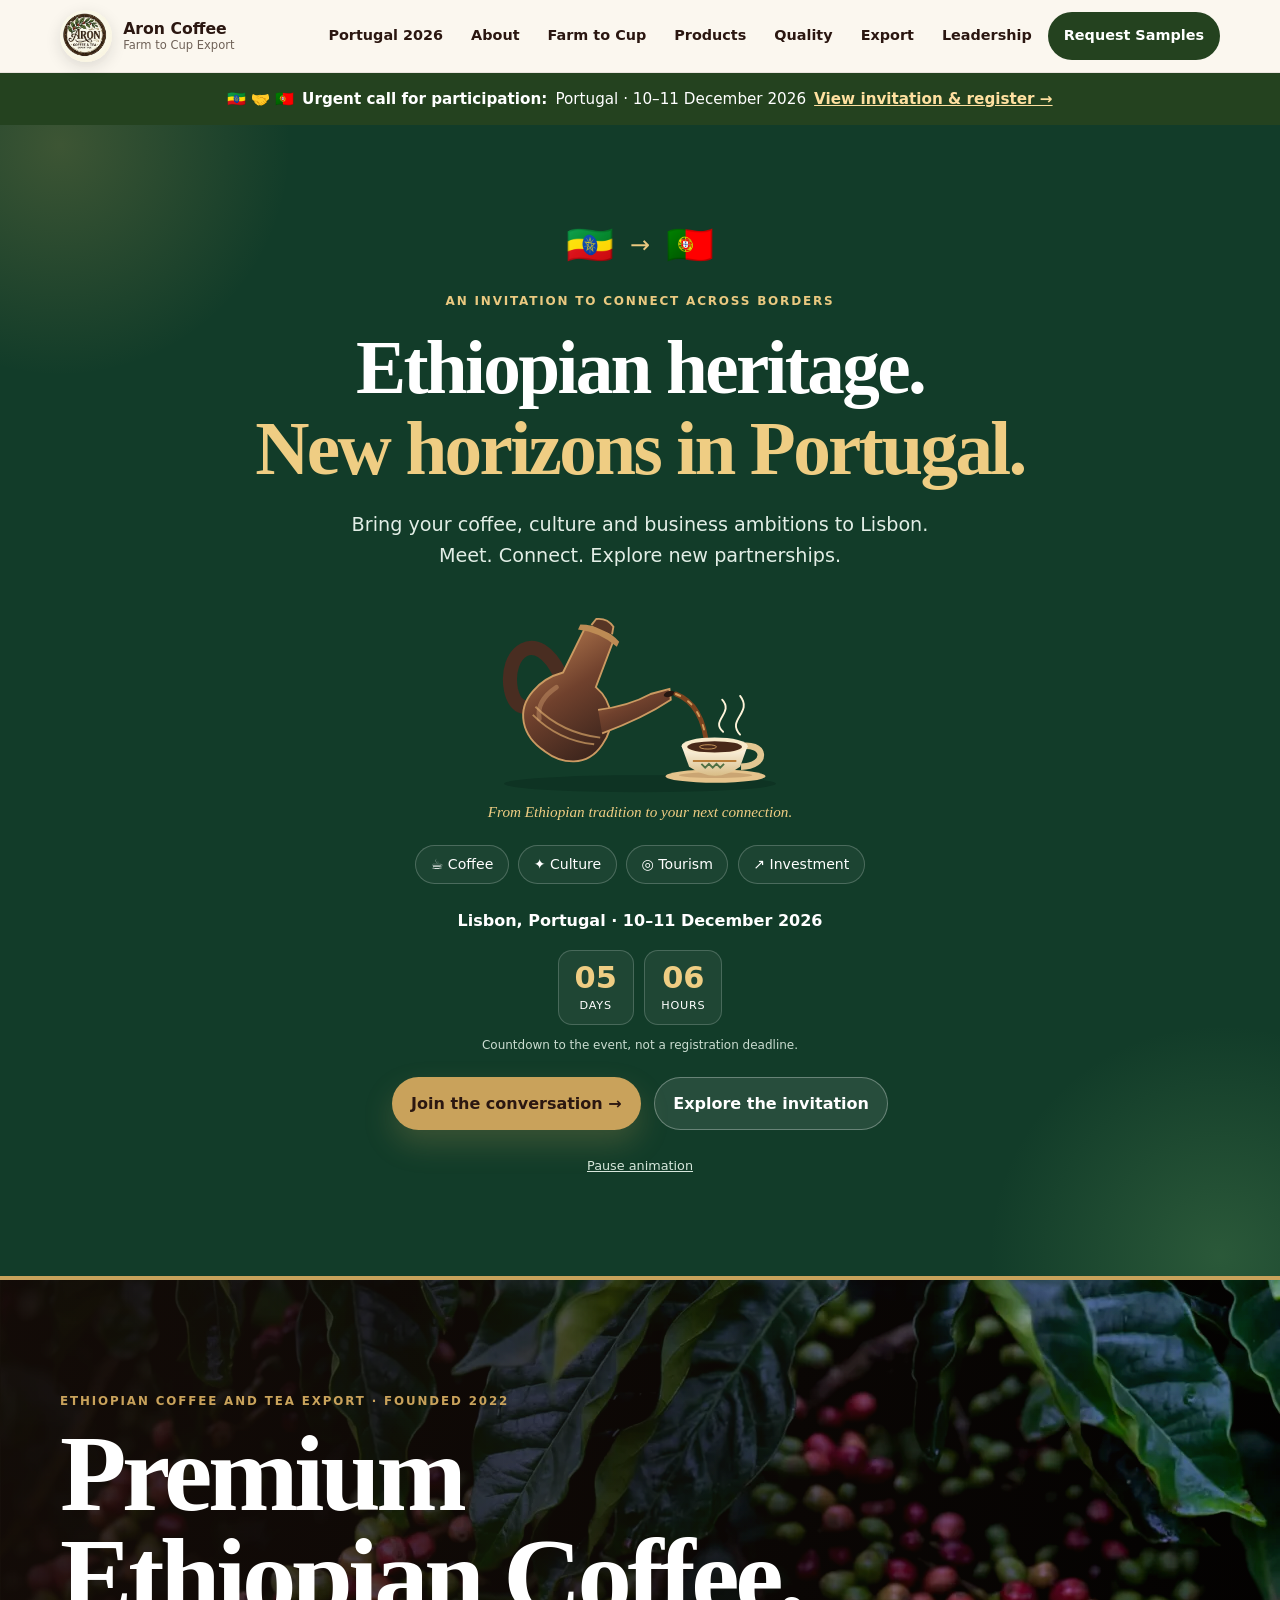
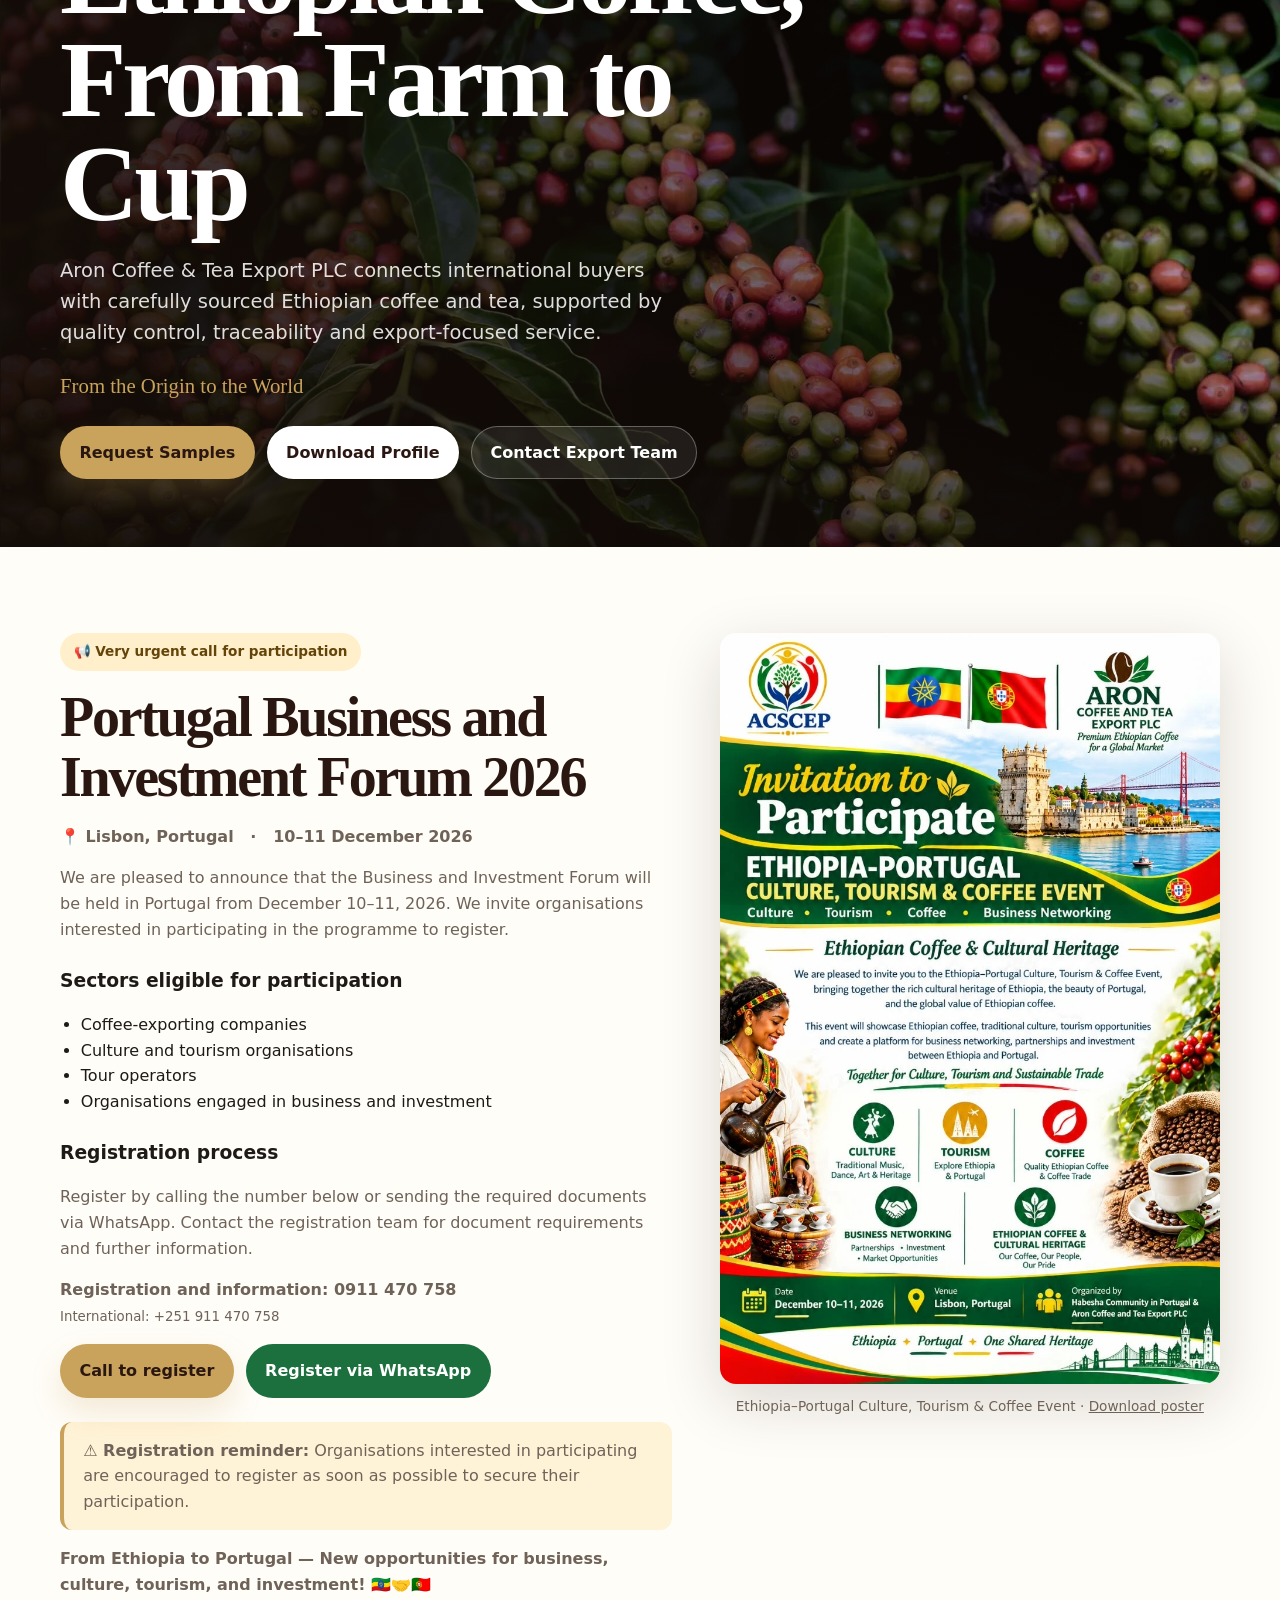
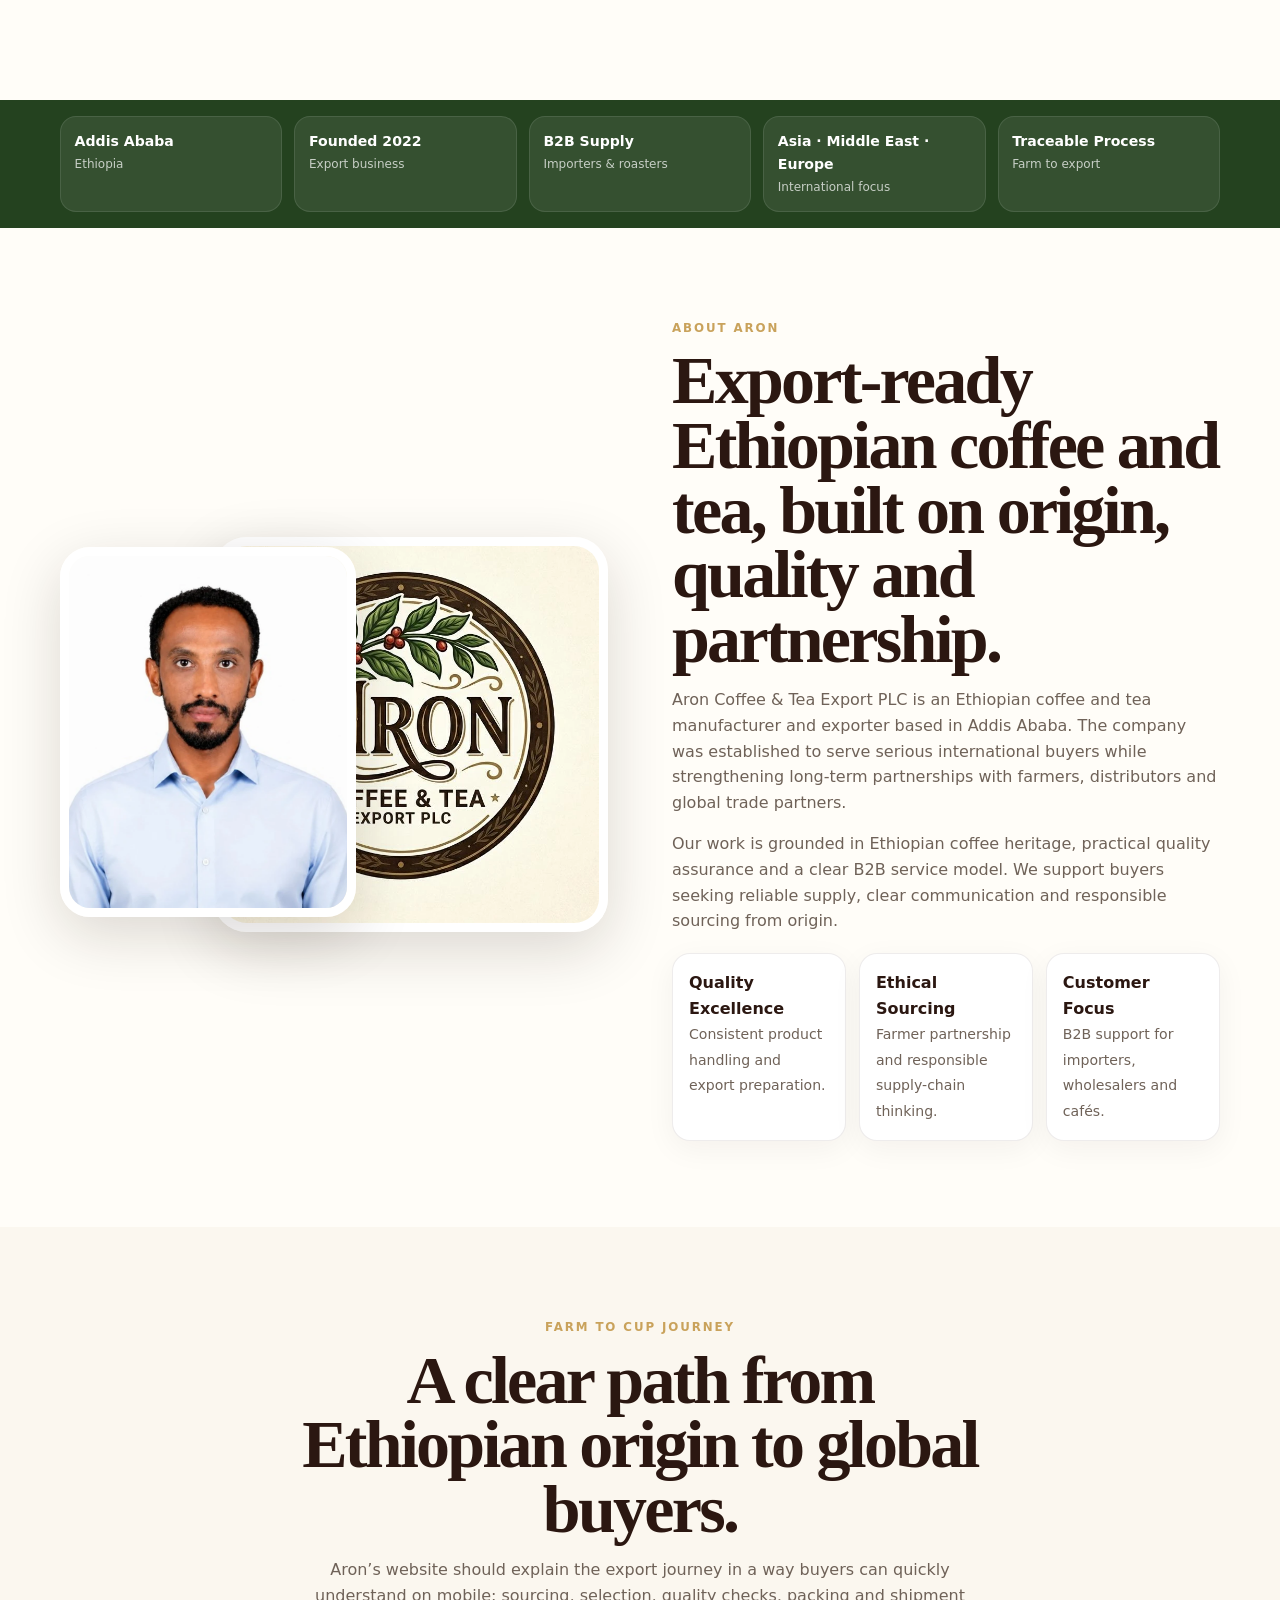
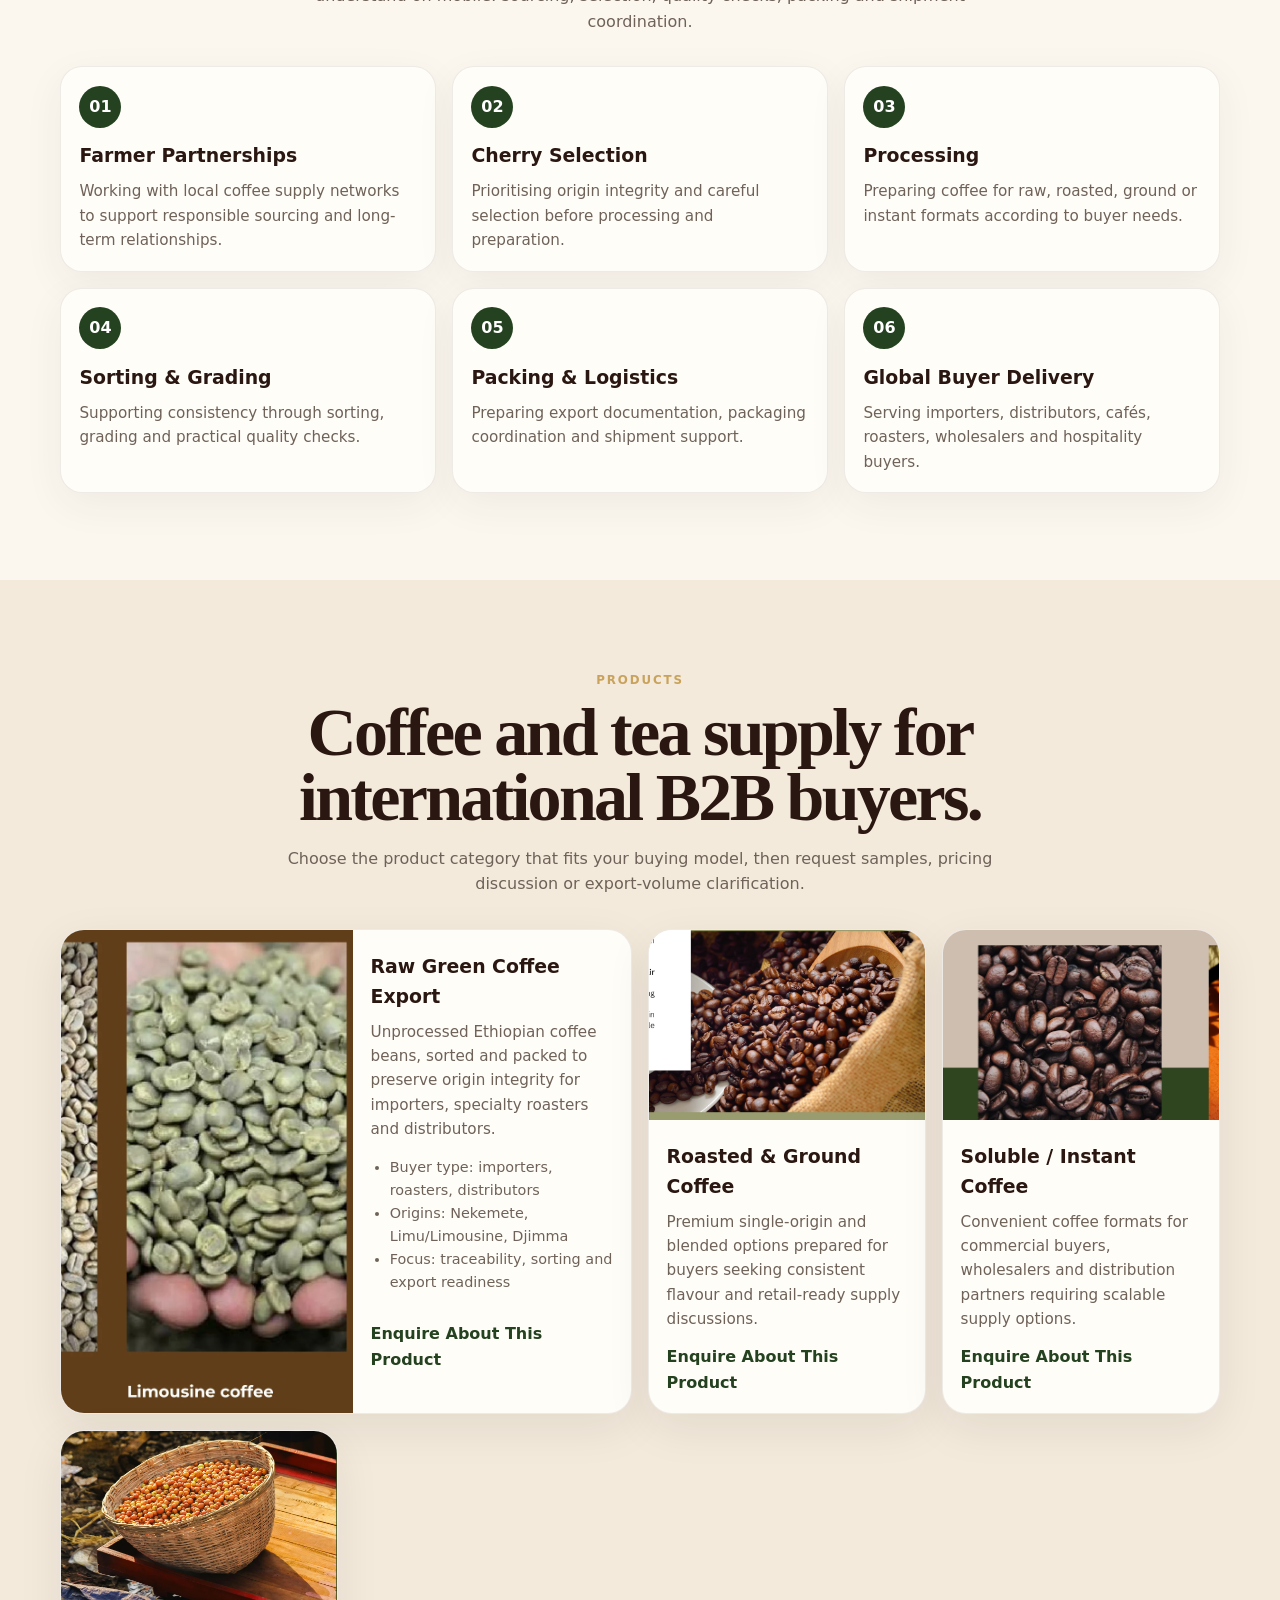
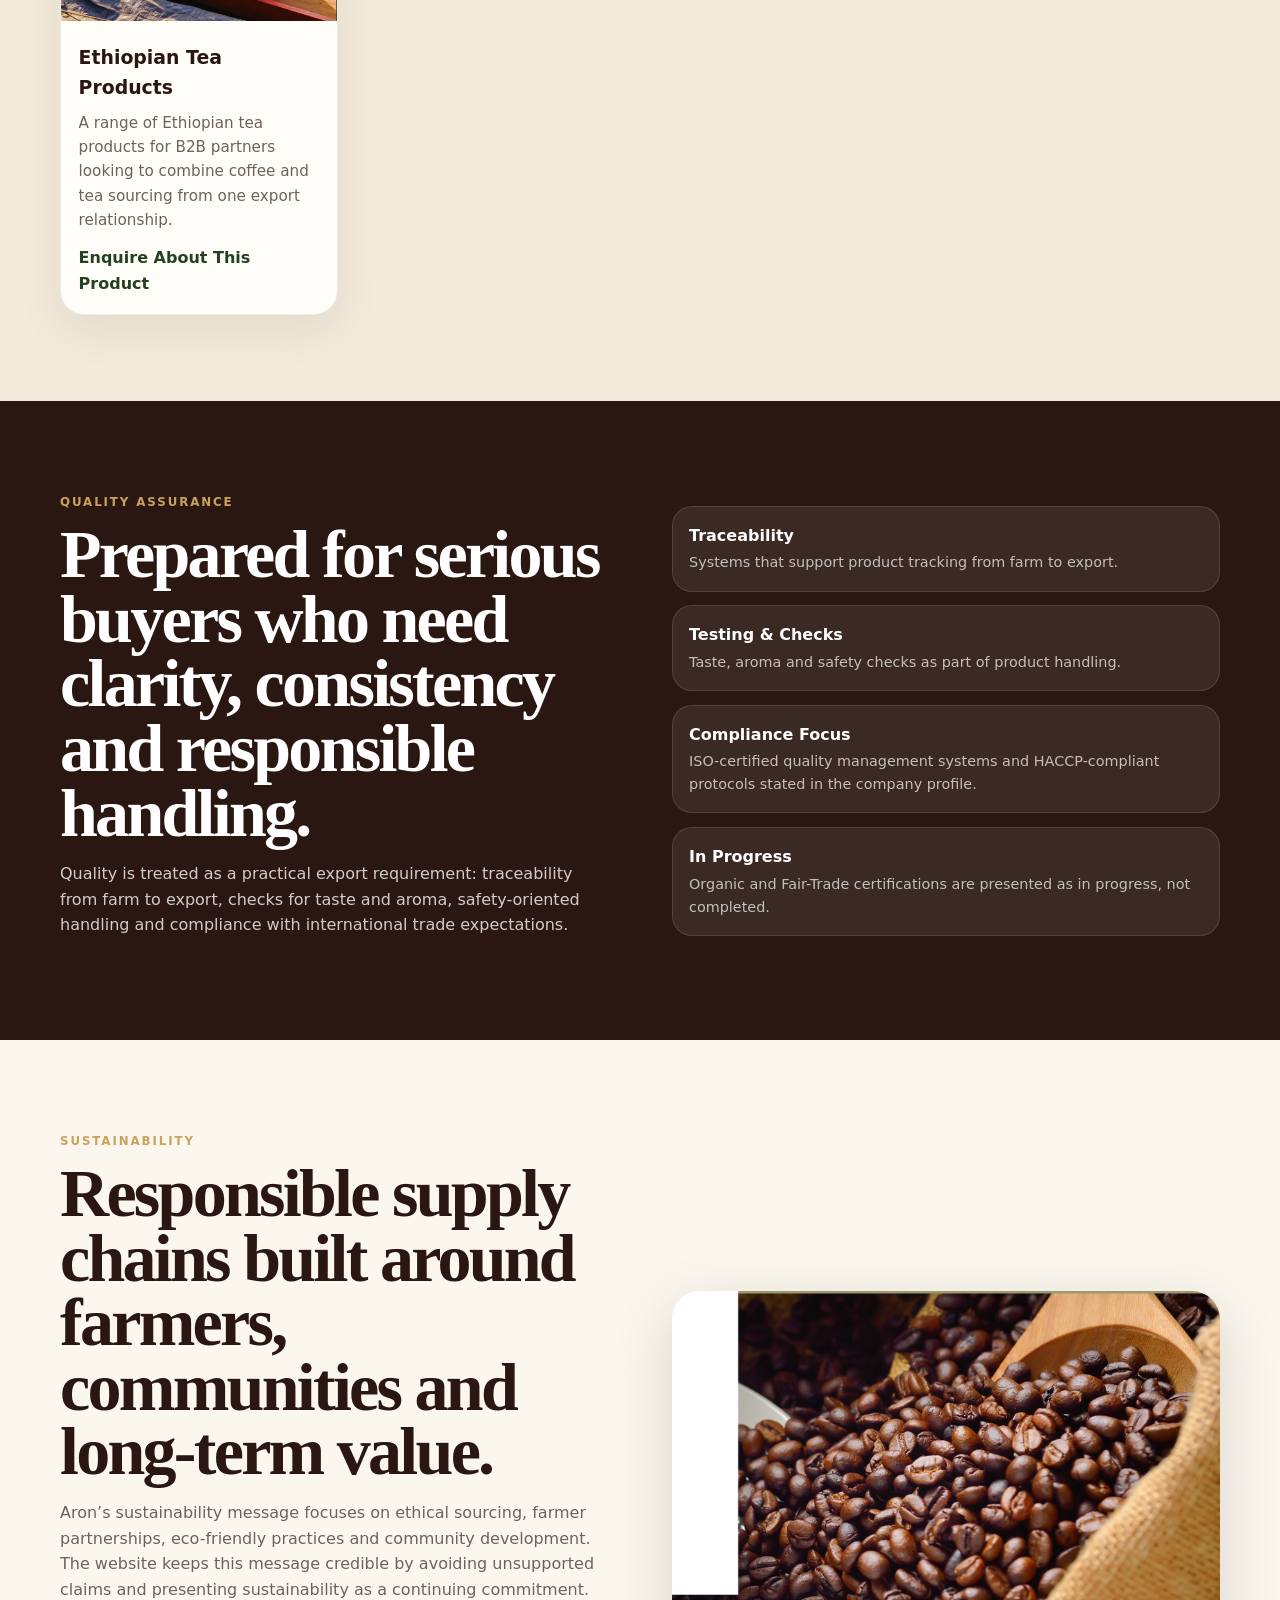
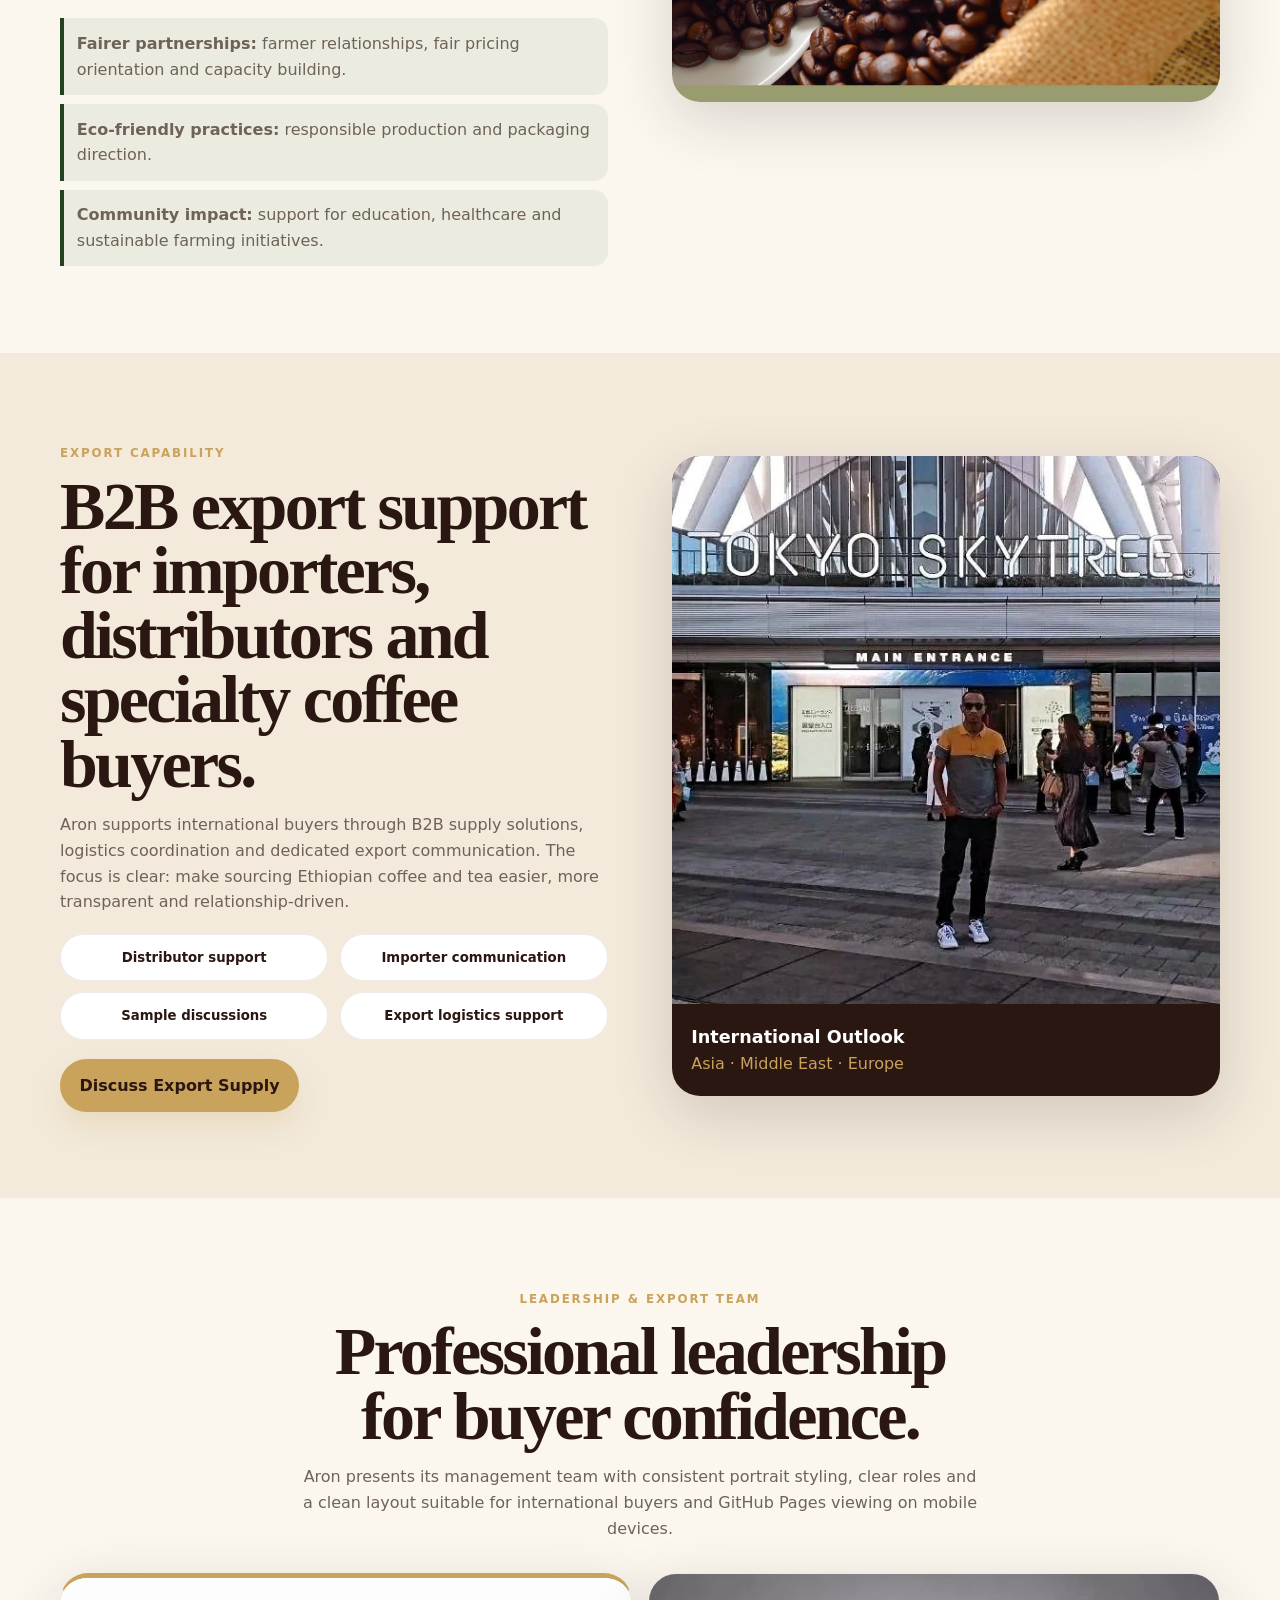
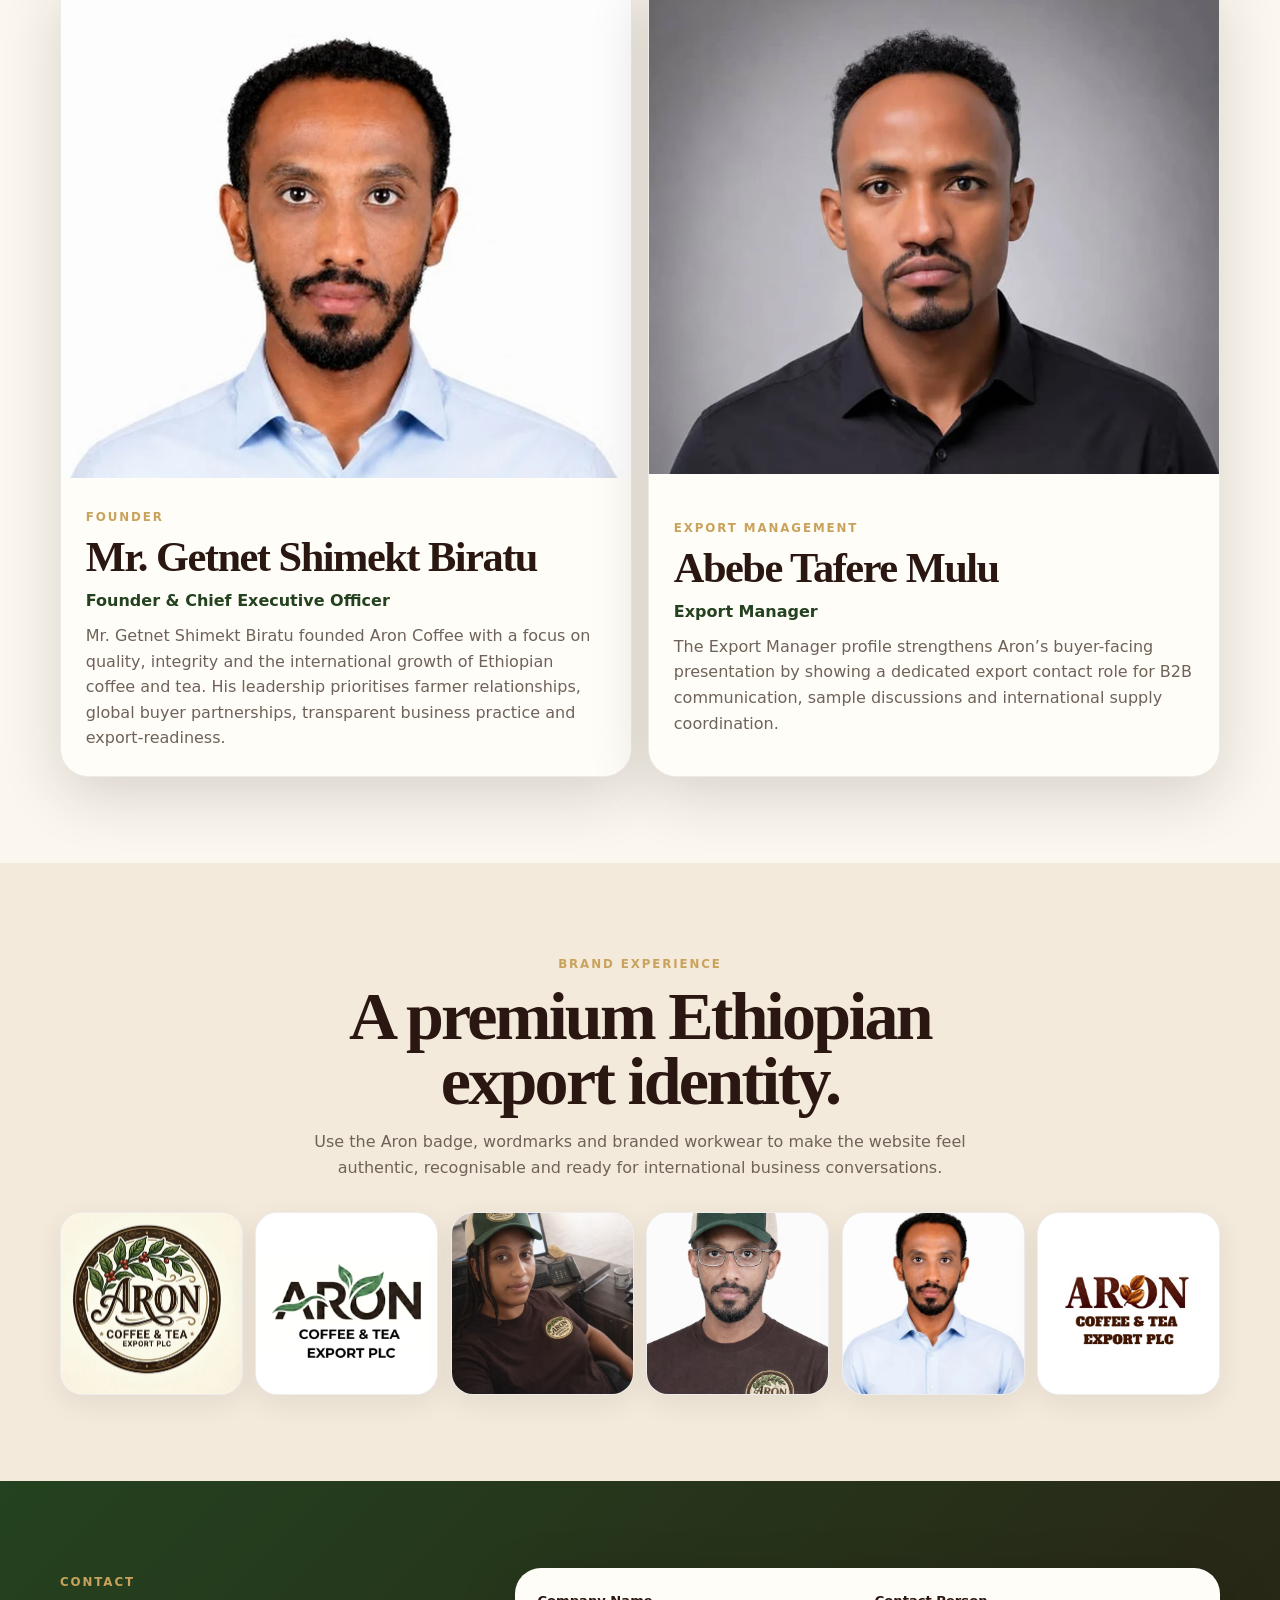
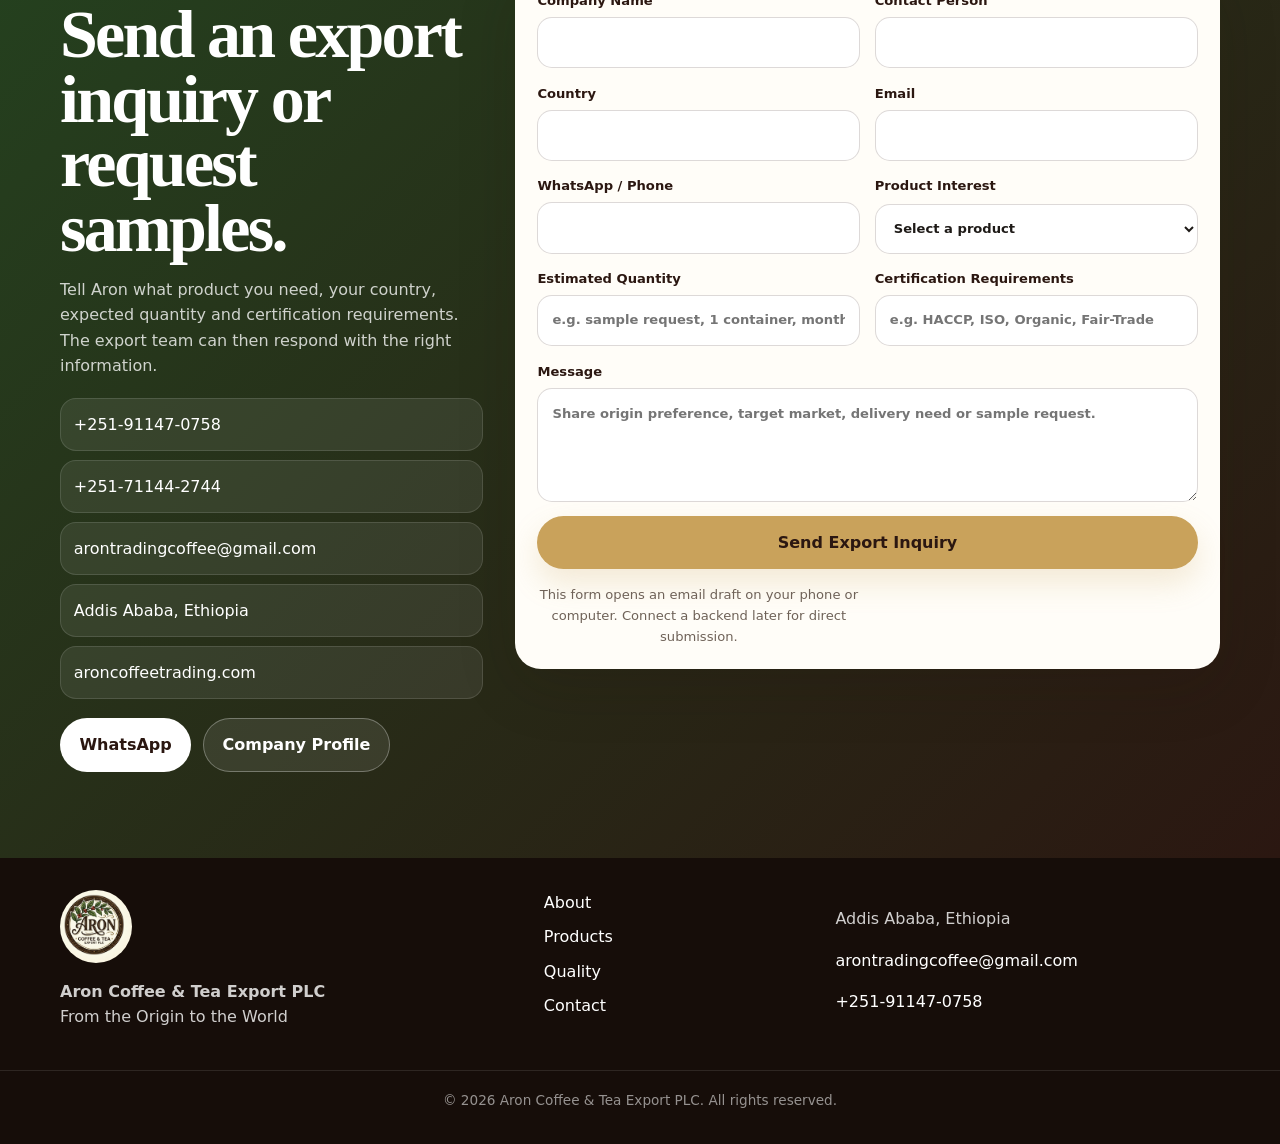
<file: index.html>
<!doctype html>
<html lang="en">
<head>
  <meta charset="utf-8">
  <meta name="viewport" content="width=device-width, initial-scale=1, viewport-fit=cover">
  <meta name="theme-color" content="#24421f">
  <meta name="description" content="Aron Coffee & Tea Export PLC supplies Ethiopian farm-to-cup coffee and tea for international B2B buyers, importers, distributors, roasters and cafés.">
  <meta name="keywords" content="Ethiopian coffee exporter, Ethiopian green coffee export, farm to cup Ethiopian coffee, Ethiopian specialty coffee supplier, B2B coffee supplier Ethiopia, Nekemete coffee export, Limu coffee export, Djimma coffee export">
  <meta name="author" content="Aron Coffee & Tea Export PLC">
  <meta property="og:title" content="Aron Coffee & Tea Export PLC | Farm to Cup Ethiopian Coffee">
  <meta property="og:description" content="Premium Ethiopian coffee and tea export supply for international B2B buyers. From the Origin to the World.">
  <meta property="og:type" content="website">
  <meta property="og:image" content="assets/og-image.webp">
  <meta property="og:locale" content="en_GB">
  <meta name="twitter:card" content="summary_large_image">
  <title>Aron Coffee & Tea Export PLC | Ethiopian Farm to Cup Coffee Exporter</title>
  <link rel="icon" type="image/png" href="assets/favicon.png">
  <link rel="apple-touch-icon" href="assets/icon-180.png">
  <link rel="manifest" href="manifest.webmanifest">
  <link rel="stylesheet" href="styles.css">
  <script type="application/ld+json">
  {
    "@context": "https://schema.org",
    "@type": "Organization",
    "name": "Aron Coffee & Tea Export PLC",
    "alternateName": "Aron Farm to Cup Coffee",
    "url": "https://aroncoffeetrading.com",
    "logo": "assets/logo_badge.webp",
    "description": "Ethiopian coffee and tea exporter serving international B2B buyers.",
    "foundingDate": "2022-11-17",
    "address": {
      "@type": "PostalAddress",
      "addressLocality": "Addis Ababa",
      "addressCountry": "ET"
    },
    "email": "arontradingcoffee@gmail.com",
    "telephone": ["+251911470758", "+251711442744"],
    "sameAs": []
  }
  </script>
</head>
<body>
  <a class="skip-link" href="#main">Skip to content</a>

  <header class="site-header" id="top">
    <div class="header-inner">
      <a class="brand" href="#home" aria-label="Aron Coffee home">
        <img src="assets/logo_badge.webp" width="56" height="56" alt="Aron Coffee & Tea Export PLC logo">
        <span>
          <strong>Aron Coffee</strong>
          <small>Farm to Cup Export</small>
        </span>
      </a>

      <button class="menu-toggle" type="button" aria-label="Open navigation menu" aria-expanded="false" aria-controls="site-nav">
        <span></span><span></span><span></span>
      </button>

      <nav class="site-nav" id="site-nav" aria-label="Main navigation">
        <a href="#portugal-forum">Portugal 2026</a>
        <a href="#about">About</a>
        <a href="#journey">Farm to Cup</a>
        <a href="#products">Products</a>
        <a href="#quality">Quality</a>
        <a href="#export">Export</a>
        <a href="#founder">Leadership</a>
        <a href="#contact" class="nav-cta">Request Samples</a>
      </nav>
    </div>
  </header>

  <main id="main">
    <aside class="forum-banner" aria-label="Urgent participation notice">
      <div class="container">🇪🇹 🤝 🇵🇹 <strong>Urgent call for participation:</strong> Portugal · 10–11 December 2026 <a href="#portugal-forum">View invitation &amp; register →</a></div>
    </aside>
    <section class="campaign-hero" aria-labelledby="campaign-title">
      <div class="container campaign-inner">
        <div class="campaign-flags" aria-hidden="true">🇪🇹 <span>→</span> 🇵🇹</div>
        <p class="campaign-label">An invitation to connect across borders</p>
        <h2 id="campaign-title">Ethiopian heritage.<br><span>New horizons in Portugal.</span></h2>
        <p class="campaign-intro">Bring your coffee, culture and business ambitions to Lisbon.<br>Meet. Connect. Explore new partnerships.</p>

        <div class="coffee-ceremony">
          <svg class="jebena-scene" viewBox="0 0 360 220" role="img" aria-labelledby="jebena-title jebena-desc">
            <title id="jebena-title">Ethiopian coffee, poured with care</title>
            <desc id="jebena-desc">A traditional clay jebena pours a continuous stream of coffee into a small steaming cup.</desc>
            <defs>
              <linearGradient id="clay-glaze" x1="0" y1="0" x2="1" y2="1"><stop stop-color="#b77c50"/><stop offset=".45" stop-color="#70412d"/><stop offset="1" stop-color="#321f19"/></linearGradient>
              <linearGradient id="cup-glaze" x1="0" y1="0" x2="0" y2="1"><stop stop-color="#fff8e9"/><stop offset="1" stop-color="#d9bd87"/></linearGradient>
            </defs>
            <ellipse cx="180" cy="203" rx="144" ry="9" fill="#061e14" opacity=".3"/>
            <g transform="rotate(24 119 113)">
              <path d="M87 99 C43 62 23 102 46 135 C57 150 68 150 79 137" fill="none" stroke="#492d21" stroke-width="15"/>
              <path d="M89 96 L91 43 Q108 33 124 43 L127 96 C151 103 163 126 158 149 C153 178 127 185 105 180 C76 175 60 153 68 127 Q73 109 89 96Z" fill="url(#clay-glaze)" stroke="#cb9a62" stroke-width="2"/>
              <path d="M139 117 Q167 100 183 79 L199 66 L205 76 Q186 106 153 138" fill="url(#clay-glaze)" stroke="#cb9a62" stroke-width="2"/>
              <ellipse cx="201" cy="71" rx="6" ry="3" fill="#251711" transform="rotate(-40 201 71)"/>
              <path d="M85 42 Q108 32 130 42 L130 48 Q107 41 85 48Z" fill="#bd8b54"/>
              <path d="M96 38 L98 30 Q108 24 118 30 L120 38" fill="#573525" stroke="#cb9a62" stroke-width="2"/>
              <path d="M77 141 Q114 155 153 143 M78 150 Q114 164 150 152" fill="none" stroke="#d3a367" stroke-width="2" opacity=".7"/>
              <path d="M89 113 Q75 135 86 151" fill="none" stroke="#e1b07c" stroke-width="5" stroke-linecap="round" opacity=".35"/>
            </g>
            <path class="coffee-stream-base" d="M218 108 Q247 119 251 165" fill="none" stroke="#7c441f" stroke-width="5" stroke-linecap="round"/>
            <path class="coffee-stream-flow" d="M218 108 Q247 119 251 165" fill="none" stroke="#d19a59" stroke-width="2" stroke-linecap="round" stroke-dasharray="5 10"/>
            <g class="coffee-steam" fill="none" stroke="#fff4da" stroke-width="2" stroke-linecap="round">
              <path class="steam-one" d="M268 148 C254 136 280 128 267 114"/>
              <path class="steam-two" d="M286 151 C271 135 300 128 286 110"/>
            </g>
            <ellipse cx="260" cy="195" rx="53" ry="7" fill="#e5c38c"/>
            <ellipse cx="260" cy="194" rx="39" ry="3" fill="#8a623b" opacity=".3"/>
            <path d="M283 164 C315 157 316 185 287 185" fill="none" stroke="#e3c792" stroke-width="7"/>
            <path d="M224 163 L232 185 Q260 204 286 185 L294 163Z" fill="url(#cup-glaze)"/>
            <ellipse cx="259" cy="163" rx="35" ry="9" fill="#f9eacb"/>
            <ellipse cx="259" cy="164" rx="29" ry="6" fill="#492819"/>
            <ellipse class="coffee-ripple" cx="252" cy="164" rx="9" ry="2.3" fill="none" stroke="#c9985c" stroke-width="1"/>
            <path d="M236 179 L282 179" stroke="#b97e39" stroke-width="2"/>
            <path d="M245 182 L249 186 L253 182 L257 186 L261 182 L265 186 L269 182" fill="none" stroke="#517044" stroke-width="2"/>
          </svg>
          <p>From Ethiopian tradition to your next connection.</p>
        </div>
        <div class="campaign-chips"><span>☕ Coffee</span><span>✦ Culture</span><span>◎ Tourism</span><span>↗ Investment</span></div>
        <p class="campaign-details">Lisbon, Portugal · 10–11 December 2026</p>
        <div class="event-countdown" id="event-countdown" aria-label="Time until the event"><span>Save the dates: 10–11 December 2026</span></div>
        <p class="countdown-note">Countdown to the event, not a registration deadline.</p>
        <div class="campaign-actions"><a class="btn btn-primary campaign-register" href="https://wa.me/251911470758?text=Hello%2C%20please%20share%20registration%20details%20for%20the%20Portugal%20forum%20on%2010%E2%80%9311%20December%202026." target="_blank" rel="noopener">Join the conversation →</a><a class="btn btn-ghost-light" href="#portugal-forum">Explore the invitation</a></div>
        <button class="campaign-motion" id="campaign-motion" type="button" aria-pressed="false" hidden>Pause animation</button>
      </div>
    </section>
    <section class="hero" id="home">
      <div class="hero-media" aria-hidden="true">
        <picture>
          <source srcset="assets/hero-coffee-origin.webp" type="image/webp">
          <img src="assets/coffee_cherries_origin.webp" alt="Coffee cherries on an Ethiopian coffee tree">
        </picture>
      </div>
      <div class="hero-overlay"></div>
      <div class="container hero-content">
        <div class="eyebrow">Ethiopian coffee and tea export · Founded 2022</div>
        <h1>Premium Ethiopian Coffee, From Farm to Cup</h1>
        <p class="hero-subtitle">Aron Coffee & Tea Export PLC connects international buyers with carefully sourced Ethiopian coffee and tea, supported by quality control, traceability and export-focused service.</p>
        <p class="slogan">From the Origin to the World</p>
        <div class="hero-actions">
          <a class="btn btn-primary" href="#contact">Request Samples</a>
          <a class="btn btn-secondary" href="assets/aron-company-profile.pdf" download>Download Profile</a>
          <a class="btn btn-ghost" href="mailto:arontradingcoffee@gmail.com?subject=Export%20Inquiry%20for%20Aron%20Coffee">Contact Export Team</a>
        </div>
      </div>
    </section>

    <section class="section section-light forum-section" id="portugal-forum" aria-labelledby="forum-title">
      <div class="container forum-layout">
        <div class="forum-copy">
          <span class="forum-badge">📢 Very urgent call for participation</span>
          <h2 id="forum-title">Portugal Business and Investment Forum 2026</h2>
          <p class="forum-date">📍 Lisbon, Portugal &nbsp; · &nbsp; <time datetime="2026-12-10">10</time>–<time datetime="2026-12-11">11 December 2026</time></p>
          <p>We are pleased to announce that the Business and Investment Forum will be held in Portugal from December 10–11, 2026. We invite organisations interested in participating in the programme to register.</p>
          <h3>Sectors eligible for participation</h3>
          <ul>
            <li>Coffee-exporting companies</li>
            <li>Culture and tourism organisations</li>
            <li>Tour operators</li>
            <li>Organisations engaged in business and investment</li>
          </ul>
          <h3>Registration process</h3>
          <p>Register by calling the number below or sending the required documents via WhatsApp. Contact the registration team for document requirements and further information.</p>
          <p><strong>Registration and information: <a href="tel:+251911470758">0911 470 758</a></strong><br><small>International: +251 911 470 758</small></p>
          <div class="quick-actions">
            <a class="btn btn-primary" href="tel:+251911470758">Call to register</a>
            <a class="btn forum-whatsapp" href="https://wa.me/251911470758?text=Hello%2C%20I%20would%20like%20to%20register%20for%20the%20Portugal%20Business%20and%20Investment%20Forum%20on%2010%E2%80%9311%20December%202026.%20Please%20share%20the%20required%20documents%20and%20registration%20details." target="_blank" rel="noopener">Register via WhatsApp</a>
          </div>
          <p class="forum-reminder"><strong>⚠️ Registration reminder:</strong> Organisations interested in participating are encouraged to register as soon as possible to secure their participation.</p>
          <p class="forum-tagline">From Ethiopia to Portugal — New opportunities for business, culture, tourism, and investment! 🇪🇹🤝🇵🇹</p>
        </div>
        <figure class="forum-poster">
          <a href="assets/portugal-forum-2026.webp" target="_blank" rel="noopener" aria-label="Open the full Ethiopia–Portugal event poster">
            <img src="assets/portugal-forum-2026.webp" width="854" height="1281" alt="Invitation to the Ethiopia–Portugal Culture, Tourism and Coffee Event, 10–11 December 2026 in Lisbon, organised by Habesha Community in Portugal and Aron Coffee and Tea Export PLC." loading="lazy">
          </a>
          <figcaption>Ethiopia–Portugal Culture, Tourism &amp; Coffee Event · <a href="assets/portugal-forum-2026.webp" download>Download poster</a></figcaption>
        </figure>
      </div>
    </section>

    <section class="trust-strip" aria-label="Business highlights">
      <div class="container trust-grid">
        <div><strong>Addis Ababa</strong><span>Ethiopia</span></div>
        <div><strong>Founded 2022</strong><span>Export business</span></div>
        <div><strong>B2B Supply</strong><span>Importers & roasters</span></div>
        <div><strong>Asia · Middle East · Europe</strong><span>International focus</span></div>
        <div><strong>Traceable Process</strong><span>Farm to export</span></div>
      </div>
    </section>

    <section class="section section-light" id="about">
      <div class="container split split-reverse-mobile">
        <div class="content-block">
          <span class="section-kicker">About Aron</span>
          <h2>Export-ready Ethiopian coffee and tea, built on origin, quality and partnership.</h2>
          <p>Aron Coffee & Tea Export PLC is an Ethiopian coffee and tea manufacturer and exporter based in Addis Ababa. The company was established to serve serious international buyers while strengthening long-term partnerships with farmers, distributors and global trade partners.</p>
          <p>Our work is grounded in Ethiopian coffee heritage, practical quality assurance and a clear B2B service model. We support buyers seeking reliable supply, clear communication and responsible sourcing from origin.</p>
          <div class="mini-cards">
            <article><strong>Quality Excellence</strong><span>Consistent product handling and export preparation.</span></article>
            <article><strong>Ethical Sourcing</strong><span>Farmer partnership and responsible supply-chain thinking.</span></article>
            <article><strong>Customer Focus</strong><span>B2B support for importers, wholesalers and cafés.</span></article>
          </div>
        </div>
        <div class="image-stack">
          <img class="image-card large" src="assets/logo_badge.webp" alt="Aron Coffee and Tea Export PLC circular badge logo" loading="lazy">
          <img class="image-card small" src="assets/getnet_blue_shirt.webp" alt="Standardised portrait of Mr Getnet Shimekt Biratu wearing a blue shirt" loading="lazy">
        </div>
      </div>
    </section>

    <section class="section" id="journey">
      <div class="container">
        <div class="section-heading narrow">
          <span class="section-kicker">Farm to Cup Journey</span>
          <h2>A clear path from Ethiopian origin to global buyers.</h2>
          <p>Aron’s website should explain the export journey in a way buyers can quickly understand on mobile: sourcing, selection, quality checks, packing and shipment coordination.</p>
        </div>
        <div class="timeline">
          <article><span>01</span><h3>Farmer Partnerships</h3><p>Working with local coffee supply networks to support responsible sourcing and long-term relationships.</p></article>
          <article><span>02</span><h3>Cherry Selection</h3><p>Prioritising origin integrity and careful selection before processing and preparation.</p></article>
          <article><span>03</span><h3>Processing</h3><p>Preparing coffee for raw, roasted, ground or instant formats according to buyer needs.</p></article>
          <article><span>04</span><h3>Sorting & Grading</h3><p>Supporting consistency through sorting, grading and practical quality checks.</p></article>
          <article><span>05</span><h3>Packing & Logistics</h3><p>Preparing export documentation, packaging coordination and shipment support.</p></article>
          <article><span>06</span><h3>Global Buyer Delivery</h3><p>Serving importers, distributors, cafés, roasters, wholesalers and hospitality buyers.</p></article>
        </div>
      </div>
    </section>

    <section class="section section-cream" id="products">
      <div class="container">
        <div class="section-heading">
          <span class="section-kicker">Products</span>
          <h2>Coffee and tea supply for international B2B buyers.</h2>
          <p>Choose the product category that fits your buying model, then request samples, pricing discussion or export-volume clarification.</p>
        </div>
        <div class="product-grid">
          <article class="product-card featured">
            <img src="assets/coffee_green_varieties.webp" alt="Green coffee bean varieties prepared for export" loading="lazy">
            <div>
              <h3>Raw Green Coffee Export</h3>
              <p>Unprocessed Ethiopian coffee beans, sorted and packed to preserve origin integrity for importers, specialty roasters and distributors.</p>
              <ul>
                <li>Buyer type: importers, roasters, distributors</li>
                <li>Origins: Nekemete, Limu/Limousine, Djimma</li>
                <li>Focus: traceability, sorting and export readiness</li>
              </ul>
              <a href="#contact">Enquire About This Product</a>
            </div>
          </article>
          <article class="product-card">
            <img src="assets/roasted_beans_sustainability.webp" alt="Roasted coffee beans in a sack" loading="lazy">
            <div>
              <h3>Roasted & Ground Coffee</h3>
              <p>Premium single-origin and blended options prepared for buyers seeking consistent flavour and retail-ready supply discussions.</p>
              <a href="#contact">Enquire About This Product</a>
            </div>
          </article>
          <article class="product-card">
            <img src="assets/coffee_export_visuals.webp" alt="Coffee beans and coffee cup visual for export brand" loading="lazy">
            <div>
              <h3>Soluble / Instant Coffee</h3>
              <p>Convenient coffee formats for commercial buyers, wholesalers and distribution partners requiring scalable supply options.</p>
              <a href="#contact">Enquire About This Product</a>
            </div>
          </article>
          <article class="product-card">
            <img src="assets/coffee_cherry_basket.webp" alt="Basket of freshly harvested coffee cherries" loading="lazy">
            <div>
              <h3>Ethiopian Tea Products</h3>
              <p>A range of Ethiopian tea products for B2B partners looking to combine coffee and tea sourcing from one export relationship.</p>
              <a href="#contact">Enquire About This Product</a>
            </div>
          </article>
        </div>
      </div>
    </section>

    <section class="section section-dark" id="quality">
      <div class="container quality-layout">
        <div>
          <span class="section-kicker light">Quality Assurance</span>
          <h2>Prepared for serious buyers who need clarity, consistency and responsible handling.</h2>
          <p>Quality is treated as a practical export requirement: traceability from farm to export, checks for taste and aroma, safety-oriented handling and compliance with international trade expectations.</p>
        </div>
        <div class="quality-cards">
          <article><strong>Traceability</strong><span>Systems that support product tracking from farm to export.</span></article>
          <article><strong>Testing & Checks</strong><span>Taste, aroma and safety checks as part of product handling.</span></article>
          <article><strong>Compliance Focus</strong><span>ISO-certified quality management systems and HACCP-compliant protocols stated in the company profile.</span></article>
          <article><strong>In Progress</strong><span>Organic and Fair-Trade certifications are presented as in progress, not completed.</span></article>
        </div>
      </div>
    </section>

    <section class="section" id="sustainability">
      <div class="container split">
        <div class="content-block">
          <span class="section-kicker">Sustainability</span>
          <h2>Responsible supply chains built around farmers, communities and long-term value.</h2>
          <p>Aron’s sustainability message focuses on ethical sourcing, farmer partnerships, eco-friendly practices and community development. The website keeps this message credible by avoiding unsupported claims and presenting sustainability as a continuing commitment.</p>
          <div class="icon-list">
            <p><strong>Fairer partnerships:</strong> farmer relationships, fair pricing orientation and capacity building.</p>
            <p><strong>Eco-friendly practices:</strong> responsible production and packaging direction.</p>
            <p><strong>Community impact:</strong> support for education, healthcare and sustainable farming initiatives.</p>
          </div>
        </div>
        <img class="rounded-media" src="assets/roasted_beans_sustainability.webp" alt="Roasted coffee beans representing sustainability and responsible sourcing" loading="lazy">
      </div>
    </section>

    <section class="section section-cream" id="export">
      <div class="container split split-reverse-mobile">
        <div class="export-card">
          <img src="assets/tokyo_outlook.webp" alt="International outlook image in Tokyo representing Asian market engagement" loading="lazy">
          <div>
            <strong>International Outlook</strong>
            <span>Asia · Middle East · Europe</span>
          </div>
        </div>
        <div class="content-block">
          <span class="section-kicker">Export Capability</span>
          <h2>B2B export support for importers, distributors and specialty coffee buyers.</h2>
          <p>Aron supports international buyers through B2B supply solutions, logistics coordination and dedicated export communication. The focus is clear: make sourcing Ethiopian coffee and tea easier, more transparent and relationship-driven.</p>
          <div class="export-grid">
            <span>Distributor support</span>
            <span>Importer communication</span>
            <span>Sample discussions</span>
            <span>Export logistics support</span>
          </div>
          <a class="btn btn-primary" href="#contact">Discuss Export Supply</a>
        </div>
      </div>
    </section>

    <section class="section" id="founder">
      <div class="container">
        <div class="section-heading narrow">
          <span class="section-kicker">Leadership & Export Team</span>
          <h2>Professional leadership for buyer confidence.</h2>
          <p>Aron presents its management team with consistent portrait styling, clear roles and a clean layout suitable for international buyers and GitHub Pages viewing on mobile devices.</p>
        </div>
        <div class="leadership-grid">
          <article class="leader-card leader-primary">
            <img src="assets/getnet_blue_shirt.webp" alt="Mr Getnet Shimekt Biratu wearing a blue shirt, Founder and Chief Executive Officer of Aron Coffee" loading="lazy">
            <div>
              <span class="section-kicker">Founder</span>
              <h3>Mr. Getnet Shimekt Biratu</h3>
              <p class="role">Founder & Chief Executive Officer</p>
              <p>Mr. Getnet Shimekt Biratu founded Aron Coffee with a focus on quality, integrity and the international growth of Ethiopian coffee and tea. His leadership prioritises farmer relationships, global buyer partnerships, transparent business practice and export-readiness.</p>
            </div>
          </article>
          <article class="leader-card">
            <img src="assets/abebe_export_manager.webp" alt="Abebe Tafere Mulu wearing a black shirt, Export Manager of Aron Coffee" loading="lazy">
            <div>
              <span class="section-kicker">Export Management</span>
              <h3>Abebe Tafere Mulu</h3>
              <p class="role">Export Manager</p>
              <p>The Export Manager profile strengthens Aron’s buyer-facing presentation by showing a dedicated export contact role for B2B communication, sample discussions and international supply coordination.</p>
            </div>
          </article>
        </div>
      </div>
    </section>

    <section class="section section-cream" id="gallery">
      <div class="container">
        <div class="section-heading narrow">
          <span class="section-kicker">Brand Experience</span>
          <h2>A premium Ethiopian export identity.</h2>
          <p>Use the Aron badge, wordmarks and branded workwear to make the website feel authentic, recognisable and ready for international business conversations.</p>
        </div>
        <div class="gallery-grid">
          <img src="assets/logo_badge.webp" alt="Circular Aron Coffee and Tea Export PLC brand badge" loading="lazy">
          <img src="assets/logo_leaf_wordmark.webp" alt="Aron Coffee and Tea Export PLC leaf wordmark logo" loading="lazy">
          <img src="assets/team_brandwear.webp" alt="Aron Coffee team member wearing branded cap and T-shirt" loading="lazy">
          <img src="assets/brand_cap.webp" alt="Aron Coffee branded cap and T-shirt product image" loading="lazy">
          <img src="assets/getnet_blue_shirt.webp" alt="Standardised portrait of Mr Getnet Shimekt Biratu wearing a blue shirt" loading="lazy">
          <img src="assets/logo_coffee_wordmark.webp" alt="Aron Coffee and Tea Export PLC coffee bean wordmark logo" loading="lazy">
        </div>
      </div>
    </section>

    <section class="section contact-section" id="contact">
      <div class="container contact-grid">
        <div class="contact-copy">
          <span class="section-kicker light">Contact</span>
          <h2>Send an export inquiry or request samples.</h2>
          <p>Tell Aron what product you need, your country, expected quantity and certification requirements. The export team can then respond with the right information.</p>
          <div class="contact-list">
            <a href="tel:+251911470758">+251-91147-0758</a>
            <a href="tel:+251711442744">+251-71144-2744</a>
            <a href="mailto:arontradingcoffee@gmail.com">arontradingcoffee@gmail.com</a>
            <span>Addis Ababa, Ethiopia</span>
            <span>aroncoffeetrading.com</span>
          </div>
          <div class="quick-actions">
            <a class="btn btn-secondary" href="https://wa.me/251911470758" target="_blank" rel="noopener">WhatsApp</a>
            <a class="btn btn-ghost-light" href="assets/aron-company-profile.pdf" download>Company Profile</a>
          </div>
        </div>

        <form class="inquiry-form" id="inquiry-form">
          <label>Company Name<input name="company" type="text" autocomplete="organization" required></label>
          <label>Contact Person<input name="name" type="text" autocomplete="name" required></label>
          <label>Country<input name="country" type="text" autocomplete="country-name" required></label>
          <label>Email<input name="email" type="email" autocomplete="email" required></label>
          <label>WhatsApp / Phone<input name="phone" type="tel" autocomplete="tel"></label>
          <label>Product Interest
            <select name="product" required>
              <option value="">Select a product</option>
              <option>Raw green coffee export</option>
              <option>Roasted and ground coffee</option>
              <option>Soluble / instant coffee</option>
              <option>Ethiopian tea products</option>
              <option>Mixed product inquiry</option>
            </select>
          </label>
          <label>Estimated Quantity<input name="quantity" type="text" placeholder="e.g. sample request, 1 container, monthly volume"></label>
          <label>Certification Requirements<input name="certification" type="text" placeholder="e.g. HACCP, ISO, Organic, Fair-Trade"></label>
          <label class="full">Message<textarea name="message" rows="4" placeholder="Share origin preference, target market, delivery need or sample request."></textarea></label>
          <button class="btn btn-primary full" type="submit">Send Export Inquiry</button>
          <p class="form-note" id="form-note">This form opens an email draft on your phone or computer. Connect a backend later for direct submission.</p>
        </form>
      </div>
    </section>
  </main>

  <footer class="site-footer">
    <div class="container footer-grid">
      <div>
        <img src="assets/logo_badge.webp" width="72" height="72" alt="Aron Coffee logo">
        <p><strong>Aron Coffee & Tea Export PLC</strong><br>From the Origin to the World</p>
      </div>
      <nav aria-label="Footer navigation">
        <a href="#about">About</a>
        <a href="#products">Products</a>
        <a href="#quality">Quality</a>
        <a href="#contact">Contact</a>
      </nav>
      <div>
        <p>Addis Ababa, Ethiopia</p>
        <p><a href="mailto:arontradingcoffee@gmail.com">arontradingcoffee@gmail.com</a></p>
        <p><a href="tel:+251911470758">+251-91147-0758</a></p>
      </div>
    </div>
    <div class="footer-bottom">© <span id="year"></span> Aron Coffee & Tea Export PLC. All rights reserved.</div>
  </footer>

  <div class="mobile-cta" aria-label="Quick contact actions">
    <a href="tel:+251911470758">Call</a>
    <a href="https://wa.me/251911470758" target="_blank" rel="noopener">WhatsApp</a>
    <a href="#portugal-forum">Portugal 2026</a>
  </div>

  <script src="script.js" defer></script>
</body>
</html>
</file>
<file: styles.css>
:root{
  --brown:#2b1711;
  --brown-2:#3b241b;
  --green:#24421f;
  --green-2:#345b2c;
  --gold:#c9a25b;
  --cream:#fbf7ef;
  --cream-2:#efe3d0;
  --ink:#1e1a17;
  --muted:#6f6258;
  --white:#fffdf8;
  --shadow:0 18px 60px rgba(30,20,12,.16);
  --radius:24px;
  --max:1160px;
  --safe-bottom:env(safe-area-inset-bottom,0px);
}
*{box-sizing:border-box}
html{scroll-behavior:smooth;font-size:16px}
body{margin:0;font-family:Inter,ui-sans-serif,system-ui,-apple-system,BlinkMacSystemFont,"Segoe UI",Roboto,Arial,sans-serif;color:var(--ink);background:var(--cream);line-height:1.6;text-rendering:optimizeLegibility;-webkit-font-smoothing:antialiased;padding-bottom:calc(70px + var(--safe-bottom))}
img{display:block;max-width:100%;height:auto}
a{color:inherit;text-decoration:none}
button,input,textarea,select{font:inherit}
.skip-link{position:absolute;left:-999px;top:1rem;background:var(--green);color:#fff;padding:.7rem 1rem;border-radius:999px;z-index:1000}
.skip-link:focus{left:1rem}
.container{width:min(100% - 2rem,var(--max));margin-inline:auto}
.site-header{position:sticky;top:0;z-index:50;background:rgba(251,247,239,.92);backdrop-filter:saturate(180%) blur(18px);border-bottom:1px solid rgba(43,23,17,.08)}
.header-inner{width:min(100% - 1rem,var(--max));min-height:72px;margin:auto;display:flex;align-items:center;justify-content:space-between;gap:1rem}
.brand{display:flex;align-items:center;gap:.7rem;min-width:0}
.brand img{width:52px;height:52px;border-radius:50%;object-fit:cover;box-shadow:0 5px 16px rgba(0,0,0,.12)}
.brand span{display:grid;line-height:1.05}.brand strong{font-size:.98rem;color:var(--brown);white-space:nowrap}.brand small{font-size:.72rem;color:var(--muted);white-space:nowrap;margin-top:.15rem}
.menu-toggle{width:46px;height:46px;border:0;background:var(--brown);border-radius:14px;display:grid;place-content:center;gap:5px;padding:0;cursor:pointer}
.menu-toggle span{width:21px;height:2px;background:#fff;border-radius:10px;display:block;transition:.25s ease}.menu-toggle[aria-expanded="true"] span:nth-child(1){transform:translateY(7px) rotate(45deg)}.menu-toggle[aria-expanded="true"] span:nth-child(2){opacity:0}.menu-toggle[aria-expanded="true"] span:nth-child(3){transform:translateY(-7px) rotate(-45deg)}
.site-nav{position:fixed;inset:72px .6rem auto .6rem;background:var(--white);border:1px solid rgba(43,23,17,.1);border-radius:22px;padding:.85rem;display:grid;gap:.35rem;box-shadow:var(--shadow);transform:translateY(-18px);opacity:0;pointer-events:none;transition:.22s ease}
.site-nav.is-open{transform:translateY(0);opacity:1;pointer-events:auto}.site-nav a{padding:.85rem 1rem;border-radius:14px;color:var(--brown);font-weight:750}.site-nav a:active,.site-nav a:hover{background:var(--cream-2)}.site-nav .nav-cta{background:var(--green);color:#fff;text-align:center}.site-nav .nav-cta:hover{background:var(--green-2)}
.hero{position:relative;min-height:calc(100svh - 72px);display:grid;align-items:end;overflow:hidden;background:var(--brown);color:#fff}.hero-media,.hero-overlay{position:absolute;inset:0}.hero-media img{width:100%;height:100%;object-fit:cover;object-position:58% center;filter:saturate(1.05) contrast(1.05)}.hero-overlay{background:linear-gradient(180deg,rgba(20,12,8,.2),rgba(20,12,8,.74) 54%,rgba(20,12,8,.95)),linear-gradient(90deg,rgba(36,66,31,.4),transparent 70%)}.hero-content{position:relative;padding:clamp(4rem,16vh,9rem) 0 3rem}.eyebrow,.section-kicker{text-transform:uppercase;letter-spacing:.16em;font-weight:850;font-size:.74rem;color:var(--gold)}.hero h1,.section h2{font-family:Georgia,"Times New Roman",serif;letter-spacing:-.04em;line-height:.95}.hero h1{font-size:clamp(3rem,16vw,6.8rem);max-width:760px;margin:.7rem 0 1rem}.hero-subtitle{font-size:clamp(1rem,3.8vw,1.22rem);max-width:620px;color:rgba(255,255,255,.86)}.slogan{font-family:Georgia,"Times New Roman",serif;color:var(--gold);font-size:1.3rem;margin:1.3rem 0 1.5rem}.hero-actions,.quick-actions{display:flex;gap:.75rem;flex-wrap:wrap}.btn{display:inline-flex;align-items:center;justify-content:center;min-height:48px;border-radius:999px;padding:.8rem 1.15rem;font-weight:850;border:1px solid transparent;transition:transform .2s ease,background .2s ease,box-shadow .2s ease}.btn:active{transform:scale(.98)}.btn-primary{background:var(--gold);color:var(--brown);box-shadow:0 14px 30px rgba(201,162,91,.22)}.btn-primary:hover{background:#d9b875}.btn-secondary{background:#fff;color:var(--brown)}.btn-ghost{background:rgba(255,255,255,.08);color:#fff;border-color:rgba(255,255,255,.3)}.btn-ghost-light{background:rgba(255,255,255,.09);border-color:rgba(255,255,255,.3);color:#fff}
.trust-strip{background:var(--green);color:#fff;padding:1rem 0}.trust-grid{display:grid;grid-template-columns:repeat(2,1fr);gap:.75rem}.trust-grid div{background:rgba(255,255,255,.08);border:1px solid rgba(255,255,255,.1);border-radius:16px;padding:.85rem}.trust-grid strong{display:block;font-size:.88rem}.trust-grid span{display:block;color:rgba(255,255,255,.72);font-size:.75rem;margin-top:.15rem}
.section{padding:4.2rem 0}.section-light{background:var(--white)}.section-cream{background:#f3eadc}.section-dark{background:var(--brown);color:#fff}.section-heading{max-width:780px;margin:0 auto 2rem;text-align:center}.section-heading.narrow{max-width:680px}.section h2{font-size:clamp(2.15rem,8vw,4.25rem);margin:.55rem 0 1rem;color:var(--brown)}.section-dark h2,.contact-section h2{color:#fff}.section p{color:var(--muted);font-size:1rem}.section-dark p,.contact-section p{color:rgba(255,255,255,.78)}.section-kicker.light{color:var(--gold)}
.split{display:grid;gap:2rem;align-items:center}.content-block p{max-width:680px}.mini-cards{display:grid;gap:.8rem;margin-top:1.2rem}.mini-cards article{background:#fff;border:1px solid rgba(43,23,17,.08);border-radius:18px;padding:1rem;box-shadow:0 8px 30px rgba(43,23,17,.05)}.mini-cards strong{display:block;color:var(--brown)}.mini-cards span{font-size:.88rem;color:var(--muted)}
.image-stack{position:relative;min-height:380px}.image-card{position:absolute;object-fit:cover;border:9px solid #fff;box-shadow:var(--shadow)}.image-card.large{width:72%;aspect-ratio:1/1;border-radius:34px;right:0;top:0}.image-card.small{width:54%;aspect-ratio:4/5;border-radius:30px;left:0;bottom:0}.timeline{display:grid;gap:1rem}.timeline article{background:var(--white);border:1px solid rgba(43,23,17,.08);border-radius:22px;padding:1.15rem;box-shadow:0 12px 40px rgba(43,23,17,.06)}.timeline span{display:inline-flex;width:42px;height:42px;border-radius:50%;align-items:center;justify-content:center;background:var(--green);color:#fff;font-weight:900;margin-bottom:.6rem}.timeline h3,.product-card h3{margin:.2rem 0 .55rem;color:var(--brown);font-size:1.18rem}.timeline p,.product-card p{font-size:.95rem;margin:0;color:var(--muted)}
.product-grid{display:grid;gap:1rem}.product-card{background:var(--white);border:1px solid rgba(43,23,17,.08);border-radius:24px;overflow:hidden;box-shadow:0 14px 45px rgba(43,23,17,.08)}.product-card img{width:100%;height:190px;object-fit:cover}.product-card>div{padding:1.1rem}.product-card ul{padding-left:1.2rem;color:var(--muted);font-size:.9rem}.product-card a{display:inline-flex;margin-top:.8rem;color:var(--green);font-weight:900}.quality-layout{display:grid;gap:2rem}.quality-cards{display:grid;gap:.85rem}.quality-cards article{background:rgba(255,255,255,.08);border:1px solid rgba(255,255,255,.12);border-radius:20px;padding:1rem}.quality-cards strong{display:block;color:#fff}.quality-cards span{display:block;color:rgba(255,255,255,.7);font-size:.9rem;margin-top:.2rem}.icon-list{display:grid;gap:.55rem;margin-top:1rem}.icon-list p{background:rgba(52,91,44,.08);border-left:4px solid var(--green);padding:.8rem;border-radius:0 14px 14px 0;margin:0}.rounded-media{border-radius:28px;box-shadow:var(--shadow);width:100%;aspect-ratio:4/3;object-fit:cover}.export-card{background:var(--brown);color:#fff;border-radius:28px;overflow:hidden;box-shadow:var(--shadow)}.export-card img{width:100%;aspect-ratio:1/1;object-fit:cover}.export-card div{padding:1.2rem}.export-card strong{display:block;font-size:1.1rem}.export-card span{color:var(--gold)}.export-grid{display:grid;grid-template-columns:1fr 1fr;gap:.7rem;margin:1.2rem 0}.export-grid span{background:#fff;border:1px solid rgba(43,23,17,.08);border-radius:999px;padding:.75rem;text-align:center;color:var(--brown);font-weight:800;font-size:.83rem}
.founder-card{display:grid;gap:1.5rem;background:var(--white);border-radius:32px;padding:1rem;box-shadow:var(--shadow);border:1px solid rgba(43,23,17,.08)}.founder-card img{border-radius:24px;width:100%;max-height:550px;object-fit:cover;object-position:top}.founder-card>div{padding:.5rem .4rem 1rem}.founder-card h2{margin-bottom:.2rem}.role{color:var(--green)!important;font-weight:900;margin-top:0}.gallery-grid{display:grid;grid-template-columns:repeat(2,1fr);gap:.8rem}.gallery-grid img{width:100%;aspect-ratio:1/1;object-fit:cover;border-radius:22px;background:#fff;border:1px solid rgba(43,23,17,.08);box-shadow:0 8px 28px rgba(43,23,17,.08)}
.contact-section{background:linear-gradient(135deg,var(--green),var(--brown));color:#fff;padding-bottom:5rem}.contact-grid{display:grid;gap:1.4rem}.contact-list{display:grid;gap:.55rem;margin:1.2rem 0}.contact-list a,.contact-list span{background:rgba(255,255,255,.08);border:1px solid rgba(255,255,255,.12);border-radius:16px;padding:.8rem;color:#fff;overflow-wrap:anywhere}.inquiry-form{background:var(--white);color:var(--brown);border-radius:26px;padding:1rem;display:grid;gap:.9rem;box-shadow:var(--shadow)}.inquiry-form label{font-weight:850;font-size:.82rem;color:var(--brown);display:grid;gap:.38rem}.inquiry-form input,.inquiry-form textarea,.inquiry-form select{width:100%;border:1px solid rgba(43,23,17,.16);border-radius:15px;padding:.88rem;background:#fff;color:var(--ink);outline:0}.inquiry-form input:focus,.inquiry-form textarea:focus,.inquiry-form select:focus{border-color:var(--green);box-shadow:0 0 0 4px rgba(36,66,31,.12)}.form-note{font-size:.82rem!important;color:var(--muted)!important;margin:0;text-align:center}.full{grid-column:1/-1}
.site-footer{background:#160d09;color:rgba(255,255,255,.8);padding:2rem 0 calc(6rem + var(--safe-bottom))}.footer-grid{display:grid;gap:1.4rem}.site-footer img{border-radius:50%;margin-bottom:.7rem}.site-footer a{color:#fff}.site-footer nav{display:grid;gap:.55rem}.footer-bottom{text-align:center;border-top:1px solid rgba(255,255,255,.1);margin-top:1.5rem;padding-top:1.2rem;font-size:.85rem;color:rgba(255,255,255,.55)}
.mobile-cta{position:fixed;left:.75rem;right:.75rem;bottom:calc(.75rem + var(--safe-bottom));z-index:60;display:grid;grid-template-columns:1fr 1fr 1fr;gap:.5rem;background:rgba(251,247,239,.96);border:1px solid rgba(43,23,17,.1);box-shadow:0 14px 44px rgba(0,0,0,.18);padding:.55rem;border-radius:999px;backdrop-filter:blur(18px)}.mobile-cta a{display:flex;align-items:center;justify-content:center;min-height:44px;border-radius:999px;background:var(--green);color:#fff;font-weight:900;font-size:.88rem}.mobile-cta a:first-child{background:var(--brown)}.mobile-cta a:nth-child(2){background:#1f8f4d}
@media (min-width:640px){.trust-grid{grid-template-columns:repeat(3,1fr)}.timeline{grid-template-columns:repeat(2,1fr)}.product-grid{grid-template-columns:repeat(2,1fr)}.gallery-grid{grid-template-columns:repeat(3,1fr)}.inquiry-form{grid-template-columns:1fr 1fr;padding:1.4rem}.product-card.featured{grid-column:1/-1;display:grid;grid-template-columns:1.05fr 1fr}.product-card.featured img{height:100%;min-height:320px}.section{padding:5.4rem 0}.hero-content{padding-bottom:4.2rem}}
@media (min-width:920px){body{padding-bottom:0}.mobile-cta{display:none}.menu-toggle{display:none}.site-nav{position:static;transform:none;opacity:1;pointer-events:auto;display:flex;align-items:center;background:transparent;border:0;box-shadow:none;padding:0;gap:.25rem}.site-nav a{font-size:.9rem;padding:.68rem .75rem}.site-nav .nav-cta{padding:.78rem 1rem;border-radius:999px}.hero{min-height:780px;align-items:center}.hero-overlay{background:linear-gradient(90deg,rgba(20,12,8,.92),rgba(20,12,8,.66) 45%,rgba(20,12,8,.15)),linear-gradient(0deg,rgba(20,12,8,.55),transparent 45%)}.hero-content{padding-top:7rem}.trust-grid{grid-template-columns:repeat(5,1fr)}.split{grid-template-columns:1fr 1fr;gap:4rem}.split-reverse-mobile{direction:rtl}.split-reverse-mobile>*{direction:ltr}.mini-cards{grid-template-columns:repeat(3,1fr)}.timeline{grid-template-columns:repeat(3,1fr)}.product-grid{grid-template-columns:repeat(4,1fr)}.product-card.featured{grid-column:span 2}.quality-layout{grid-template-columns:1fr 1fr;align-items:center;gap:4rem}.founder-card{grid-template-columns:.8fr 1.2fr;align-items:center;padding:1.2rem}.founder-card>div{padding:2rem}.gallery-grid{grid-template-columns:repeat(6,1fr)}.contact-grid{grid-template-columns:.75fr 1.25fr;align-items:start;gap:2rem}.footer-grid{grid-template-columns:1.2fr .7fr 1fr;align-items:start}.site-footer{padding-bottom:2rem}}
@media (prefers-reduced-motion:reduce){*{scroll-behavior:auto!important;animation:none!important;transition:none!important}}

/* Updated leadership layout: Founder + Export Manager */
.leadership-grid{display:grid;gap:1rem;margin-top:1.4rem}
.leader-card{background:var(--white);border:1px solid rgba(43,23,17,.08);border-radius:28px;overflow:hidden;box-shadow:var(--shadow);display:grid}
.leader-card img{width:100%;height:360px;object-fit:cover;object-position:top center;background:#fff}
.leader-card>div{padding:1.2rem}
.leader-card h3{font-family:Georgia,"Times New Roman",serif;font-size:clamp(1.7rem,6vw,2.65rem);line-height:1;margin:.45rem 0 .25rem;color:var(--brown);letter-spacing:-.035em}
.leader-card p{margin:.6rem 0 0;color:var(--muted)}
.leader-primary{border-top:5px solid var(--gold)}
@media (min-width:760px){.leadership-grid{grid-template-columns:1fr 1fr;align-items:stretch}.leader-card img{height:430px}}
@media (min-width:1040px){.leader-primary{grid-column:span 1}.leader-card>div{padding:1.55rem}.leader-card img{height:500px}}

/* Portugal participation announcement */
.forum-banner{background:var(--green);color:#fff;padding:.85rem 0;font-size:.95rem}.forum-banner .container{display:flex;align-items:center;justify-content:center;gap:.5rem;flex-wrap:wrap;text-align:center}.forum-banner a{color:#ffe0a0;text-decoration:underline;font-weight:800}
#portugal-forum{scroll-margin-top:90px}.forum-layout{display:grid;gap:2rem;align-items:start}.forum-copy{min-width:0}.forum-badge{display:inline-block;background:#fff0cb;color:#644409;border-radius:999px;padding:.5rem .85rem;font-weight:800;font-size:.85rem}.forum-copy h2{font-size:clamp(2.2rem,6vw,3.5rem);line-height:1.08;margin:1rem 0}.forum-date{color:var(--green);font-weight:800}.forum-copy h3{margin:1.5rem 0 .5rem}.forum-copy ul{padding-left:1.3rem}.forum-whatsapp{background:#1b703d;color:#fff}.forum-whatsapp:hover{background:#14592f}.forum-reminder{padding:1rem 1.2rem;background:#fff3d7;border-left:4px solid var(--gold);border-radius:12px;margin-top:1.5rem}.forum-tagline{font-weight:750;color:var(--green)}.forum-poster{margin:0;min-width:0}.forum-poster img{width:100%;height:auto;border-radius:16px;box-shadow:var(--shadow)}.forum-poster figcaption{font-size:.85rem;color:var(--muted);margin-top:.8rem;text-align:center}.forum-poster figcaption a{text-decoration:underline}.forum-copy a:focus-visible,.forum-poster a:focus-visible,.forum-banner a:focus-visible{outline:3px solid var(--gold);outline-offset:4px}
@media(min-width:920px){.forum-layout{grid-template-columns:1.1fr .9fr;gap:3rem}}

/* Marketing campaign: restrained entrance and ambient motion */
.campaign-hero{position:relative;isolation:isolate;overflow:hidden;background:#123c29;color:#fff;text-align:center;padding:clamp(3rem,7vw,6rem) 0; border-bottom:4px solid var(--gold)}
.campaign-hero:before,.campaign-hero:after{content:"";position:absolute;z-index:-1;width:480px;height:480px;border-radius:50%;pointer-events:none;background:radial-gradient(circle,rgba(214,175,91,.22),transparent 68%);top:-220px;left:-180px;animation:campaign-drift 12s ease-in-out infinite alternate}.campaign-hero:after{top:auto;left:auto;bottom:-220px;right:-180px;animation-delay:-6s;background:radial-gradient(circle,rgba(124,184,110,.23),transparent 68%)}
.campaign-inner{max-width:980px}.campaign-flags{font-size:2.4rem;display:flex;gap:1rem;align-items:center;justify-content:center}.campaign-flags span{color:#eac980;font-size:1.5rem}.campaign-label{text-transform:uppercase;letter-spacing:.15em;font-size:.75rem;font-weight:800;color:#eac980;margin:1rem 0}.campaign-hero h2{font-family:Georgia,serif;font-size:clamp(2.3rem,7vw,4.7rem);line-height:1.08;letter-spacing:-.035em;margin:1rem 0;animation:campaign-enter .9s ease-out both}.campaign-hero h2 span{color:#efcd83}.campaign-intro{font-size:clamp(1rem,3vw,1.2rem);color:#e2eee6;max-width:680px;margin:1.3rem auto}.campaign-chips{display:flex;justify-content:center;gap:.6rem;flex-wrap:wrap}.campaign-chips span{padding:.45rem .9rem;border:1px solid #ffffff35;border-radius:999px;background:#ffffff0b;font-size:.88rem}.campaign-details{font-weight:800;margin:1.5rem 0 1rem}.event-countdown{display:flex;justify-content:center;gap:.65rem;flex-wrap:wrap}.event-countdown .count-unit{background:#ffffff0e;border:1px solid #ffffff30;border-radius:14px;min-width:75px;padding:.6rem 1rem;display:grid}.count-unit strong{font-size:1.9rem;color:#efcd83;line-height:1.2;font-variant-numeric:tabular-nums}.count-unit small{font-size:.7rem;text-transform:uppercase;letter-spacing:.07em}.countdown-note{font-size:.75rem;color:#cadcd0;margin:.65rem 0 1.4rem}.campaign-actions{display:flex;justify-content:center;flex-wrap:wrap;gap:.8rem}.campaign-register{position:relative;overflow:hidden}.campaign-register:after{content:"";position:absolute;inset:0;transform:translateX(-150%) skewX(-20deg);background:linear-gradient(90deg,transparent,#ffffff55,transparent);animation:campaign-shine 6s ease-in-out infinite}.campaign-motion{background:transparent;color:#d6e7dc;border:0;text-decoration:underline;padding:.6rem;margin-top:1rem;cursor:pointer;font-size:.8rem}.campaign-motion:focus-visible{outline:3px solid #efcd83;outline-offset:3px}.campaign-paused .campaign-hero *,.campaign-paused .campaign-hero:before,.campaign-paused .campaign-hero:after,.campaign-paused .campaign-register:after{animation-play-state:paused!important}
@keyframes campaign-enter{from{opacity:0;transform:translateY(18px)}to{opacity:1;transform:translateY(0)}}@keyframes campaign-drift{to{transform:translate(70px,45px)}}@keyframes campaign-shine{0%,65%{transform:translateX(-150%) skewX(-20deg)}85%,100%{transform:translateX(150%) skewX(-20deg)}}
@media(prefers-reduced-motion:reduce){.campaign-hero:before,.campaign-hero:after,.campaign-register:after,.campaign-hero h2{animation:none!important}}

/* Traditional Ethiopian jebena and flowing coffee */
.coffee-ceremony{max-width:340px;margin:.4rem auto 1.3rem}.jebena-scene{display:block;width:100%;height:auto;overflow:visible}.coffee-ceremony p{font-family:Georgia,serif;font-style:italic;font-size:.95rem;color:#efcd83;margin:0}.coffee-stream-flow{animation:coffee-pour 1s linear infinite}.coffee-ripple{transform-origin:252px 164px;animation:coffee-ripple 1.8s ease-out infinite}.coffee-steam path{animation:coffee-steam 3s ease-in-out infinite}.coffee-steam .steam-two{animation-delay:-1.5s}
@keyframes coffee-pour{to{stroke-dashoffset:-30}}@keyframes coffee-ripple{0%{transform:scale(.5);opacity:.9}100%{transform:scale(2.1,1.5);opacity:0}}@keyframes coffee-steam{0%{transform:translateY(4px);opacity:0}30%{opacity:.6}100%{transform:translateY(-13px);opacity:0}}
@media(max-width:480px){.coffee-ceremony{max-width:270px}}
@media(prefers-reduced-motion:reduce){.coffee-stream-flow,.coffee-ripple,.coffee-steam path{animation:none!important}.coffee-steam path{opacity:.4}}
</file>
